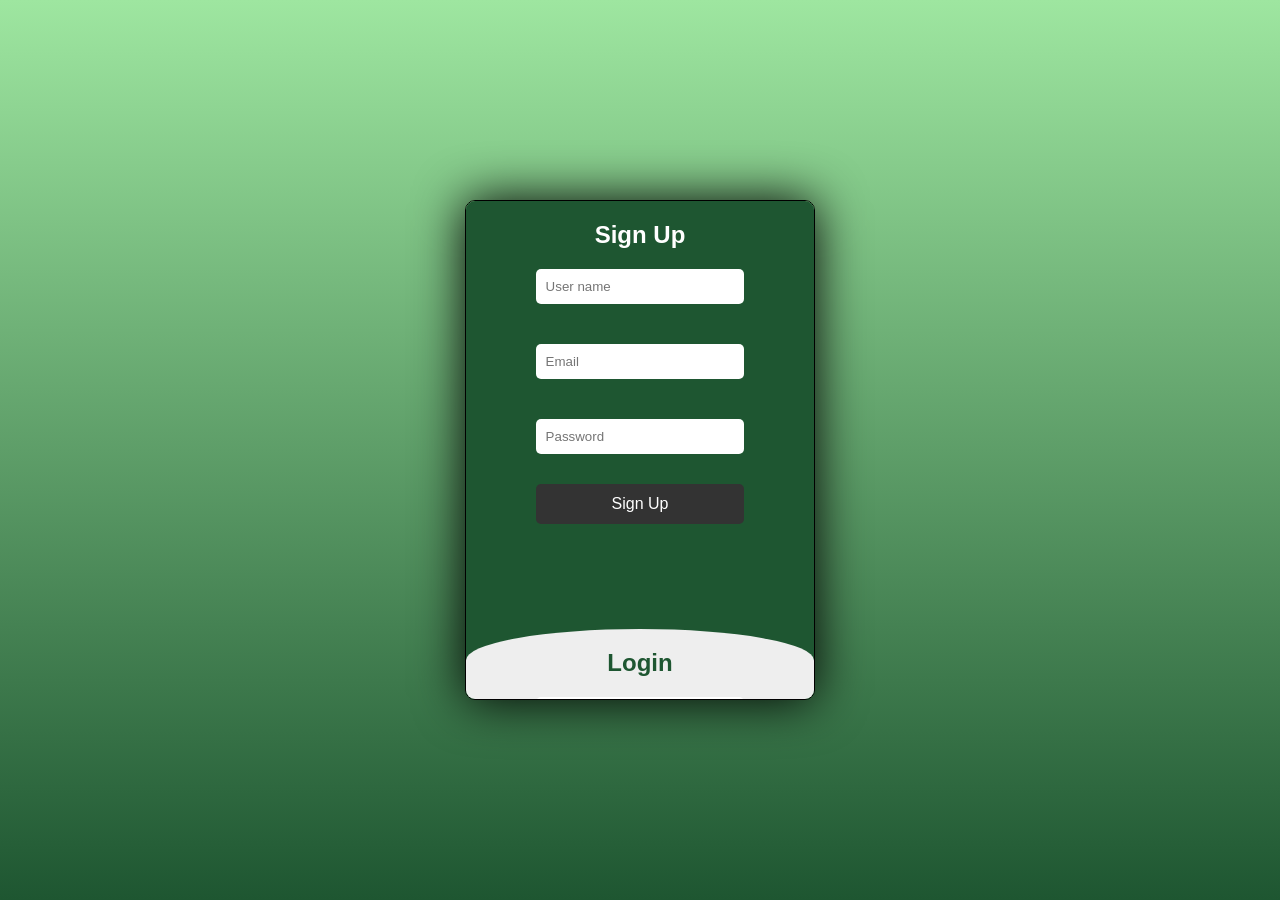
<file: index.html>
<html lang="en">

<head>
    <meta charset="UTF-8">
    <meta name="viewport" content="width=device-width, initial-scale=1.0">
    <title>Document</title>
    <style>
        *{
            margin: 0px;
            padding: 0px;
            box-sizing: border-box;
            /* outline: 2px solid red; */
        }
        body {
            position: relative;
            height: 100vh;
            background: linear-gradient(
              #9ee6a0  , #1e5631 
        ) ;
     
        }

        .about-hero {
           
            height: 300px;
            display: flex;
            align-items: center;
            justify-content: center;
            color: white;
            text-align: center;
        }

        .about-hero h1 {
            cursor: text;
            font-size: 88px;
            margin-bottom: 155px;
            text-shadow: 1px 17px 20px rgba(0,0,0,0.6);
        }
        main{
            top: 50%;
            left: 50%;
            transform: translate(-50%, -50%);
            position: absolute;
            width: 350px;
            height: 500px;
            border: 1px solid black;
            border-radius: 10px;
            box-shadow: 0px 0px 50px black;
            /* padding: 10px; */
            overflow: hidden;
        }

        .Signup{
            background-color: #1e5631;
            width: 100%;
            height: 100%;
            /* transition: transform s; */
        }
        /* .Signup h1:hover{
            transform: scale(0.5);
            transition: transform 1s;
            
        } */
        form{
            text-align: center;
        }
        h1{
            font-family: Arial, Helvetica, sans-serif;
            color: white;
            padding-top: 20px;
            /* margin: 15px; */
            cursor: pointer;
        }
        input{
            width: 60%;
            padding: 10px;
            /* height: 40px; */
            margin: 20px auto;
            outline: none;
            border: none;
            border-radius: 5px;
        }
        button{
            width: 60%;
            height: 40px;
            border-radius: 5px;
            outline: none;
            border: none;
            font-size: 16px;
            margin: 10px auto;
            cursor: pointer;
            background-color: #333;
            color: white;
        }
        button:hover{
            transform: scale(1.02);
        }

        .login{
            height: 480px;
            background-color: #eee;
            transform: translateY(-70px);
            border-radius: 250px / 45px;
            transition: transform 1s;
        }
        .login h1{
            color: #1e5631;
            padding-top:20px ;
        }
        .login:hover{
            transform: translateY(-450px);
        }
        .password , .password1{
            /* display: none; */
            -webkit-text-security: disc;
            /* -webkit-text-security: none; */
        }
    </style>
</head>

<body>

    <main>
        <section>
           
        </section>
        <section class="Signup">
            <form action="">

                <h1>Sign Up</h1>
                <input required placeholder="User name" type="text" class="username">
                <input required placeholder="Email" type="text" class="email">
                <input required placeholder="Password" type="text" class="password" >
                <button type="submit" id="signup" class="signupbtn">Sign Up</button>
               
            </form>
        </section>
        <section class="login">
            <form action="">
                <h1>Login</h1>
                <input required placeholder="User name" type="text" class="username1">
                <!-- <input required placeholder="Email" type="text"> -->
                <input required placeholder="Password" type="text" class="password1" inputmode="hidden">
                <button type="submit" id="login">Login</button>

            </form>
        </section>
    </main>

     <script type="text/javascript">
                    const username = document.getElementsByClassName("username")[0];
                    const email = document.getElementsByClassName("email")[0];
                    const password = document.getElementsByClassName("password")[0];
                    document.getElementById("signup").onclick = function () {
                        if (username.value === "" ) {
                            alert("Please enter the details");
                            username.focus();
                            return false;
                        }if ( email.value === "") {
                            alert("Please enter your email");
                            email.focus();
                            return false;
                        } 
                         if (password.value === "") {
                            alert("Please enter your password");
                            password.focus();
                            return false;
                        } 
                            alert("Welcome " + username.value);
                            
                            location.href = "home.html";
                            return false;
                        
                       
                    }
                    const username1 = document.getElementsByClassName("username1")[0];
                    const password1 = document.getElementsByClassName("password1")[0];
                    document.getElementById("login").onclick = function () {
                        if (username1.value === "" ) {
                            alert("Please enter the username");
                            username1.focus();
                            return false;
                        }
                         if (password1.value === "") {
                            alert("Please enter your password");
                            password1.focus();
                            return false;
                        } 
                            alert("Welcome " + username1.value);
                            
                            location.href = "home.html";
                            return false;
                    }

                </script>
</body>

</html>
</file>
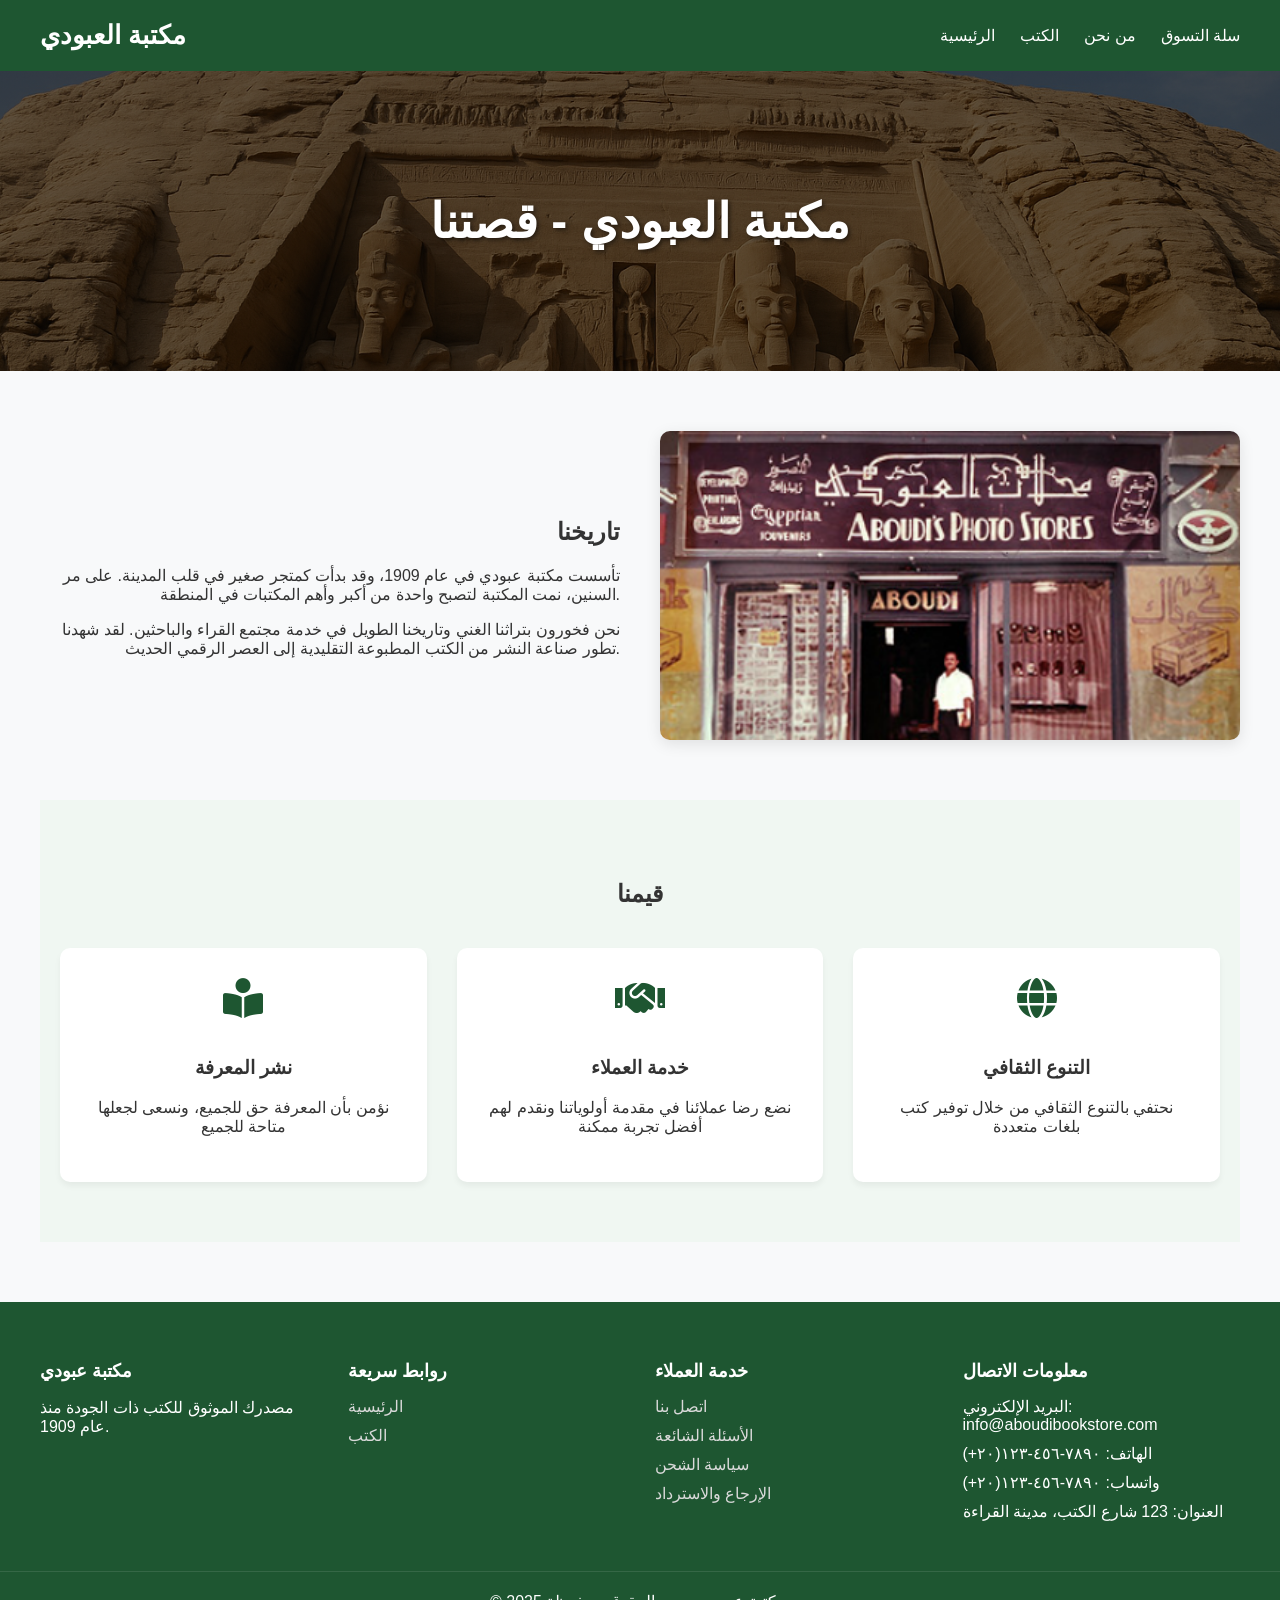
<file: aboutUs.html>
<!DOCTYPE html>
<html lang="en" dir="ltr">

<head>
    <meta charset="UTF-8">
    <meta name="viewport" content="width=device-width, initial-scale=1">
    <title>مكتبة عبودي - من نحن</title>
    <style>
        body {
            font-family: 'Segoe UI', Tahoma, Geneva, Verdana, sans-serif;
            background-color: #f8f9fa;
            margin: 0;
            color: #333;
        }

        /* Reusing your existing header and footer styles */
        header {
            background-color: #1e5631;
            color: white;
            padding: 20px 0;
            box-shadow: 0 2px 5px rgba(0, 0, 0, 0.1);
        }

        .header-container {
            display: flex;
            justify-content: space-between;
            align-items: center;
            max-width: 1200px;
            margin: 0 auto;
            padding: 0 20px;
        }

        .logo {
            font-size: 26px;
            font-weight: bold;
        }

        .nav-menu {
            display: flex;
            gap: 25px;
        }

        .nav-menu a {
            color: white;
            text-decoration: none;
            font-weight: 500;
            transition: color 0.3s;
        }

        .nav-menu a:hover {
            color: #9ee6a0;
            text-decoration: underline;
            text-underline-offset: 5px;
        }

        /* About Us specific styles */
        .about-hero {
            background: linear-gradient(rgba(0, 0, 0, 0.6), rgba(0, 0, 0, 0.6)),
                url("Images/history.png") center/cover;
                background-attachment:fixed;
            height: 300px;
            display: flex;
            align-items: center;
            justify-content: center;
            color: white;
            text-align: center;
        }

        .about-hero h1 {
            font-size: 48px;
            margin: 0;
            text-shadow: 2px 2px 4px rgba(0, 0, 0, 0.5);
        }

        .about-content {
            max-width: 1200px;
            margin: 60px auto;
            padding: 0 20px;
        }

        .history-section {
            display: grid;
            grid-template-columns: 1fr 1fr;
            gap: 40px;
            margin-bottom: 60px;
            align-items: center;
        }

        .history-text {
            text-align: right;
        }

        .history-image {
            border-radius: 10px;
            overflow: hidden;
            box-shadow: 0 4px 15px rgba(0, 0, 0, 0.1);
        }

        .history-image img {
            width: 100%;
            height: auto;
            display: block;
        }

        .values-section {
            background-color: #f0f7f2;
            padding: 60px 0;
            margin: 60px 0;
        }

        .values-grid {
            display: grid;
            grid-template-columns: repeat(3, 1fr);
            gap: 30px;
            max-width: 1200px;
            margin: 0 auto;
            padding: 0 20px;
        }

        .value-card {
            background: white;
            padding: 30px;
            border-radius: 10px;
            text-align: center;
            box-shadow: 0 4px 6px rgba(0, 0, 0, 0.05);
            transition: transform 0.3s ease;
        }

        .value-card:hover {
            transform: translateY(-5px);
        }

        .value-card i {
            font-size: 40px;
            color: #1e5631;
            margin-bottom: 20px;
        }

        .team-section {
            text-align: center;
            margin: 60px auto;
        }

        .team-grid {
            display: grid;
            grid-template-columns: repeat(4, 1fr);
            gap: 30px;
            margin-top: 40px;
        }

        .team-member {
            text-align: center;
        }

        .team-member img {
            width: 200px;
            height: 200px;
            border-radius: 50%;
            margin-bottom: 20px;
            object-fit: cover;
        }

        /* Reusing your existing footer styles */
        .footer {
            background-color: #1e5631;
            color: white;
            padding: 40px 0 20px;
        }

        .footer-container {
            max-width: 1200px;
            margin: 0 auto;
            padding: 0 20px;
            display: grid;
            grid-template-columns: repeat(auto-fit, minmax(200px, 1fr));
            gap: 30px;
        }

        .footer h3 {
            margin-bottom: 15px;
            font-size: 18px;
        }

        .footer ul {
            list-style: none;
            padding: 0;
            margin: 0;
        }

        .footer li {
            margin-bottom: 10px;
        }

        .footer a {
            color: #d9d9d9;
            text-decoration: none;
        }

        .footer a:hover {
            color: white;
        }

        .copyright {
            text-align: center;
            margin-top: 40px;
            padding-top: 20px;
            border-top: 1px solid rgba(255, 255, 255, 0.1);
        }

        @media (max-width: 768px) {
            .history-section {
                grid-template-columns: 1fr;
            }

            .values-grid {
                grid-template-columns: 1fr;
            }

            .team-grid {
                grid-template-columns: repeat(2, 1fr);
            }
        }
    </style>
    <link rel="stylesheet" href="https://cdnjs.cloudflare.com/ajax/libs/font-awesome/6.0.0/css/all.min.css">
</head>

<body>
    <header>
        <div class="header-container">
          <div class="logo">مكتبة العبودي</div>
          <nav class="nav-menu">
            <a href="home.html">الرئيسية</a>
            <a href="books.html">الكتب</a>
            <!-- <a href="books.html">التصنيفات</a> -->
            <a href="aboutUs.html">من نحن</a>
            <!-- <a href="login.html">تسجيل الدخول</a> -->
            <a href="cart.html">سلة التسوق</a>
          </nav>
        </div>
      </header>

    <div class="about-hero">
        <h1>مكتبة العبودي - قصتنا</h1>
    </div>

    <div class="about-content">
        <div class="history-section">
            <div class="history-text">
                <h2>تاريخنا</h2>
                <p>تأسست مكتبة عبودي في عام 1909، وقد بدأت كمتجر صغير في قلب المدينة. على مر السنين، نمت المكتبة لتصبح
                    واحدة من أكبر وأهم المكتبات في المنطقة.</p>
                <p>نحن فخورون بتراثنا الغني وتاريخنا الطويل في خدمة مجتمع القراء والباحثين. لقد شهدنا تطور صناعة النشر
                    من الكتب المطبوعة التقليدية إلى العصر الرقمي الحديث.</p>
            </div>
            <div class="history-image">
                <img href="images/slides/bnr.jpg" src="Images/Screenshot 2025-04-29 040343.png"
                    alt="صورة المكتبة القديمة">
            </div>
        </div>

        <div class="values-section">
            <h2 style="text-align: center; margin-bottom: 40px;">قيمنا</h2>
            <div class="values-grid">
                <div class="value-card">
                    <i class="fas fa-book-reader"></i>
                    <h3>نشر المعرفة</h3>
                    <p>نؤمن بأن المعرفة حق للجميع، ونسعى لجعلها متاحة للجميع</p>
                </div>
                <div class="value-card">
                    <i class="fas fa-handshake"></i>
                    <h3>خدمة العملاء</h3>
                    <p>نضع رضا عملائنا في مقدمة أولوياتنا ونقدم لهم أفضل تجربة ممكنة</p>
                </div>
                <div class="value-card">
                    <i class="fas fa-globe"></i>
                    <h3>التنوع الثقافي</h3>
                    <p>نحتفي بالتنوع الثقافي من خلال توفير كتب بلغات متعددة</p>
                </div>
            </div>
        </div>

        <!-- <div class="team-section">
            <h2>فريقنا</h2>
            <div class="team-grid">
                <div class="team-member">
                    <img src="Images/team-member-1.jpg" alt="عضو الفريق">
                    <h3>أحمد محمد</h3>
                    <p>المدير التنفيذي</p>
                </div>
                <div class="team-member">
                    <img src="Images/team-member-2.jpg" alt="عضو الفريق">
                    <h3>سارة أحمد</h3>
                    <p>مديرة المبيعات</p>
                </div>
                <div class="team-member">
                    <img src="Images/team-member-3.jpg" alt="عضو الفريق">
                    <h3>محمد علي</h3>
                    <p>مدير المشتريات</p>
                </div>
                <div class="team-member">
                    <img src="Images/team-member-4.jpg" alt="عضو الفريق">
                    <h3>نور حسن</h3>
                    <p>مديرة خدمة العملاء</p>
                </div>
            </div>
        </div> -->
    </div>

    <footer class="footer">
        <div class="footer-container">
            <div>
                <h3>مكتبة عبودي</h3>
                <p>مصدرك الموثوق للكتب ذات الجودة منذ عام 1909.</p>
            </div>

            <div>
                <h3>روابط سريعة</h3>
                <ul>
                    <li><a href="home.html">الرئيسية</a></li>
                    <li><a href="books.html">الكتب</a></li>
                    <!-- <li><a href="book-details.html">الإصدارات الجديدة</a></li> -->
                    <!-- <li><a href="book-details.html">الأكثر مبيعاً</a></li> -->
                </ul>
            </div>

            <div>
                <h3>خدمة العملاء</h3>
                <ul>
                    <li><a href="aboutUs.html">اتصل بنا</a></li>
                    <li><a href="faq.html">الأسئلة الشائعة</a></li>
                    <li><a href="policy.html">سياسة الشحن</a></li>
                    <li><a href="returns.html">الإرجاع والاسترداد</a></li>
                </ul>
            </div>

            <div>
                <h3>معلومات الاتصال</h3>
                <ul>
                    <li>البريد الإلكتروني: info@aboudibookstore.com</li>
                    <li>الهاتف: ٧٨٩٠-٤٥٦-١٢٣(٢٠+)</li>
                    <li>واتساب: ٧٨٩٠-٤٥٦-١٢٣(٢٠+)</li>
                    <li>العنوان: 123 شارع الكتب، مدينة القراءة</li>
                </ul>
            </div>
        </div>

        <div class="copyright">
            © 2025 مكتبة عبودي. جميع الحقوق محفوظة.
        </div>
    </footer>
</body>

</html>
</file>
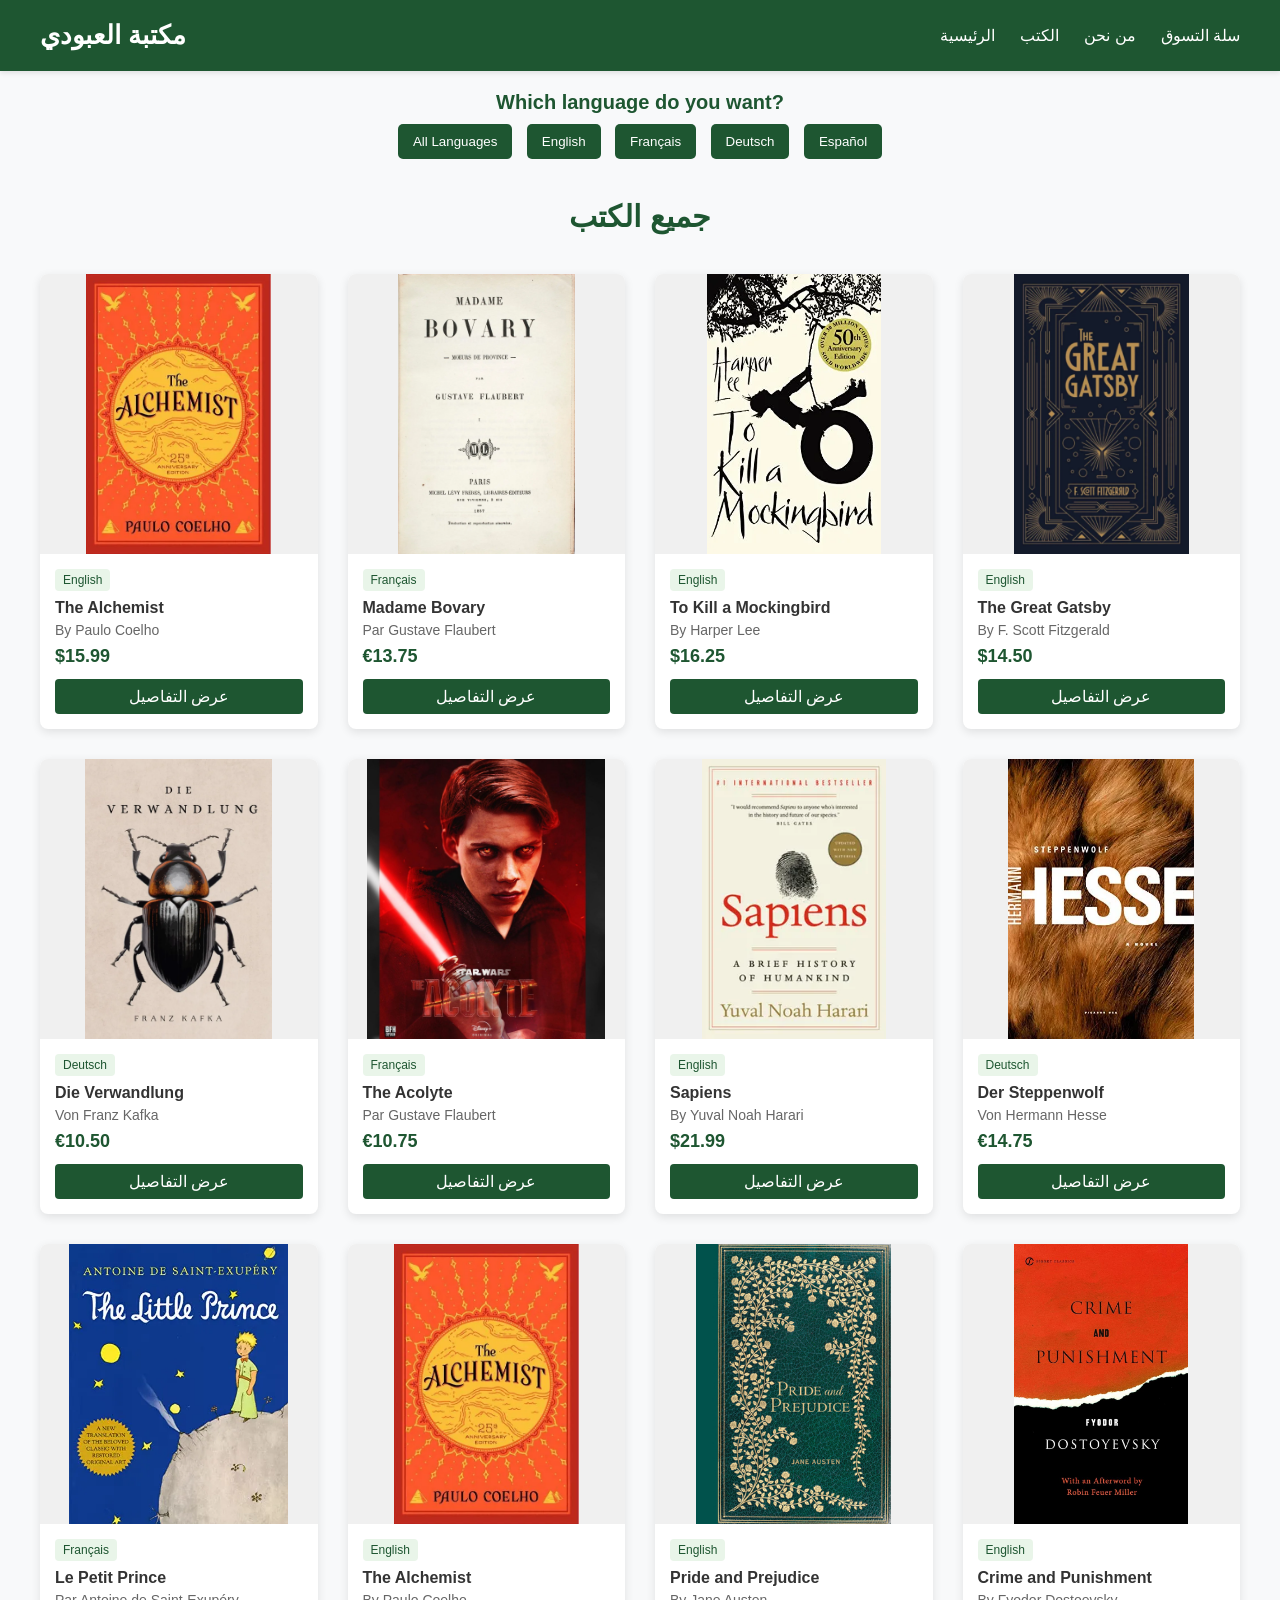
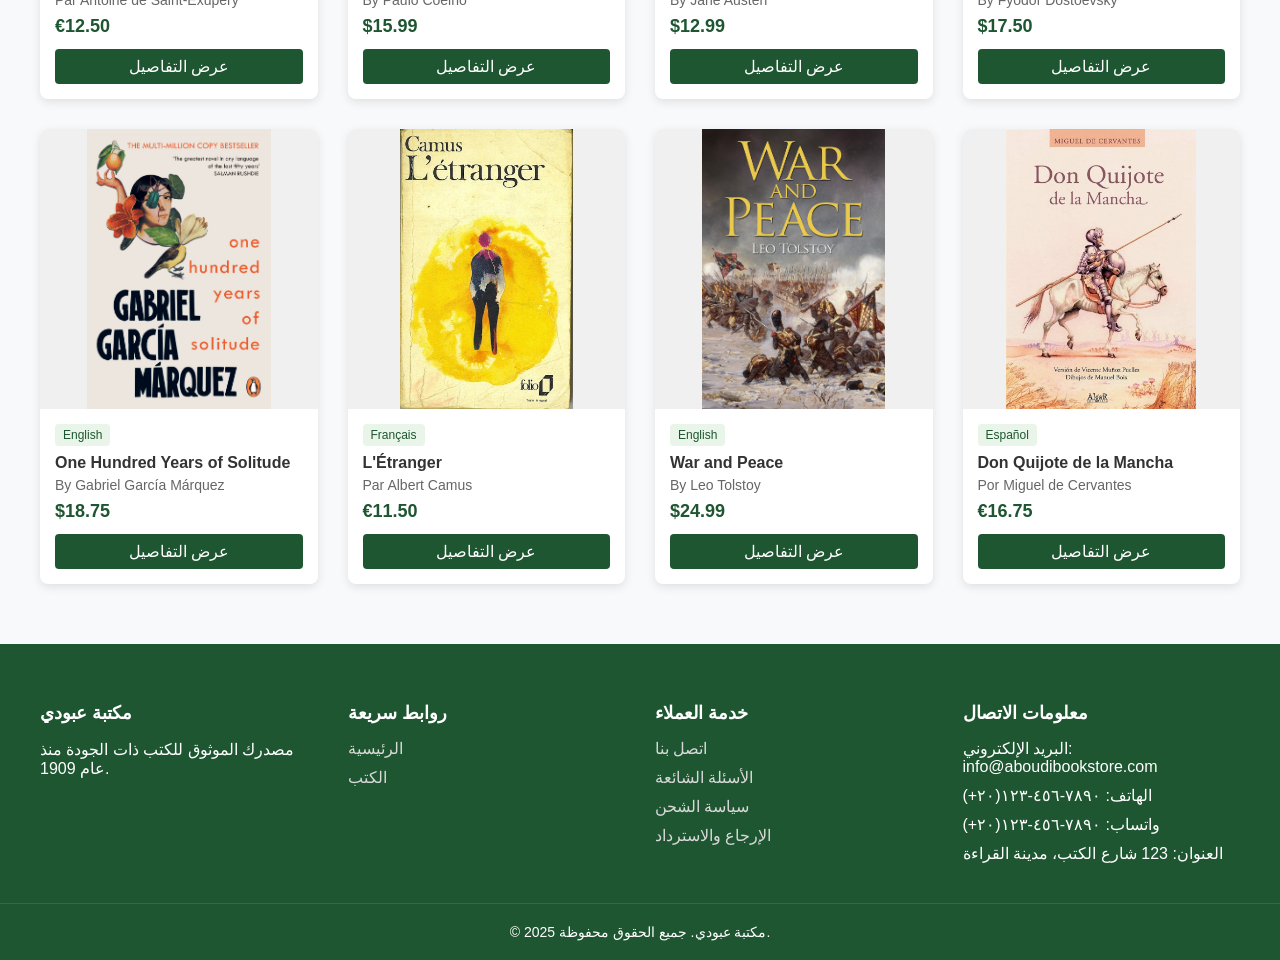
<file: books.html>
<!DOCTYPE html>
<html lang="en" dir="ltr">

<head>
  <meta charset="UTF-8">
  <meta name="viewport" content="width=device-width, initial-scale=1">
  <title>مكتبة عبودي - الكتب</title>
  <style>
    body {
      font-family: 'Segoe UI', Tahoma, Geneva, Verdana, sans-serif;
      background-color: #f8f9fa;
      margin: 0;
      color: #333;
    }

    /* Header Styles */
    header {
      background-color: #1e5631;
      color: white;
      padding: 20px 0;
      box-shadow: 0 2px 5px rgba(0, 0, 0, 0.1);
    }

    .header-container {
      display: flex;
      justify-content: space-between;
      align-items: center;
      max-width: 1200px;
      margin: 0 auto;
      padding: 0 20px;
    }

    .logo {
      font-size: 26px;
      font-weight: bold;
    }

    .nav-menu {
      display: flex;
      gap: 25px;
    }

    .nav-menu a {
      color: white;
      text-decoration: none;
      font-weight: 500;
      transition: color 0.3s;
    }

    .nav-menu a:hover {
      color: #9ee6a0;
      text-decoration: underline;
      text-underline-offset: 5px;
    }

    /* Main Content Styles */
    .main-content {
      max-width: 1200px;
      margin: 40px auto;
      padding: 0 20px;
    }

    .section-heading {
      text-align: center;
      margin-bottom: 40px;
      font-size: 30px;
      color: #1e5631;
    }

    .books-grid {
      display: grid;
      grid-template-columns: repeat(auto-fill, minmax(220px, 1fr));
      gap: 30px;
      margin-bottom: 60px;
    }

    .book-card {
      background: white;
      border-radius: 8px;
      overflow: hidden;
      box-shadow: 0 3px 10px rgba(0, 0, 0, 0.1);
      transition: transform 0.3s;
      cursor: pointer;
    }

    .book-card:hover {
      transform: translateY(-5px);
    }

    .book-image {
      height: 280px;
      overflow: hidden;
      background-color: #f0f0f0;
      display: flex;
      align-items: center;
      justify-content: center;
    }

    .book-image img {
      max-width: 100%;
      max-height: 100%;
      object-fit: cover;
    }

    .book-details {
      padding: 15px;
    }

    .language-tag {
      display: inline-block;
      padding: 4px 8px;
      background-color: #e9f5e9;
      color: #1e5631;
      border-radius: 4px;
      font-size: 12px;
      margin-bottom: 8px;
    }

    .book-title {
      font-weight: 600;
      margin-bottom: 5px;
      font-size: 16px;
    }

    .book-author {
      color: #666;
      font-size: 14px;
      margin-bottom: 8px;
    }

    .book-price {
      color: #1e5631;
      font-weight: 600;
      font-size: 18px;
      margin-bottom: 12px;
    }

    .btn {
      display: inline-block;
      padding: 8px 16px;
      background-color: #1e5631;
      color: white;
      text-decoration: none;
      border-radius: 4px;
      transition: background-color 0.3s;
      text-align: center;
      width: 100%;
      box-sizing: border-box;
    }

    .btn:hover {
      background-color: #173f25;
    }

    .footer {
            background-color: #1e5631;
            color: white;
            padding: 40px 0 20px;
        }

        .footer-container {
            max-width: 1200px;
            margin: 0 auto;
            padding: 0 20px;
            display: grid;
            grid-template-columns: repeat(auto-fit, minmax(200px, 1fr));
            gap: 30px;
        }

        .footer h3 {
            margin-bottom: 15px;
            font-size: 18px;
        }

        .footer ul {
            list-style: none;
            padding: 0;
            margin: 0;
        }

        .footer li {
            margin-bottom: 10px;
        }

        .footer a {
            color: #d9d9d9;
            text-decoration: none;
        }

        .footer a:hover {
            color: white;
        }

        .copyright {
            text-align: center;
            margin-top: 30px;
            padding-top: 20px;
            border-top: 1px solid rgba(255, 255, 255, 0.1);
            font-size: 14px;
        }

    /* Responsive Design */
    @media (max-width: 768px) {
      .header-container {
        flex-direction: column;
        text-align: center;
      }

      .nav-menu {
        margin-top: 20px;
        flex-wrap: wrap;
        justify-content: center;
      }

      .books-grid {
        grid-template-columns: repeat(auto-fill, minmax(160px, 1fr));
        gap: 20px;
      }

      .book-image {
        height: 220px;
      }

      .footer-container {
        grid-template-columns: 1fr;
        text-align: center;
      }
    }

    @media (max-width: 480px) {
      .nav-menu {
        gap: 15px;
      }

      .books-grid {
        grid-template-columns: repeat(auto-fill, minmax(140px, 1fr));
        gap: 15px;
      }

      .book-image {
        height: 180px;
      }

      .book-details {
        padding: 10px;
      }

      .book-title {
        font-size: 14px;
      }

      .book-author {
        font-size: 12px;
      }

      .book-price {
        font-size: 16px;
      }
    }

    .language-filter {
      text-align: center;
      margin-bottom: 20px;
      h3 {
        margin-bottom: 10px;
        font-size: 20px;
        color: #1e5631;
      }
      button {
        margin: 0 5px;
        padding: 10px 15px;
        background-color: #1e5631;
        color: white;
        border: none;
        border-radius: 5px;
        cursor: pointer;
        transition: background-color 0.3s;
      }
      button:hover {
        background-color: #173f25;
      }
    }

   
  </style>
</head>

<body>
  <header>
    <div class="header-container">
      <div class="logo">مكتبة العبودي</div>
      <nav class="nav-menu">
        <a href="home.html">الرئيسية</a>
        <a href="books.html">الكتب</a>
        <!-- <a href="books.html">التصنيفات</a> -->
        <a href="aboutUs.html">من نحن</a>
        <!-- <a href="login.html">تسجيل الدخول</a> -->
        <a href="cart.html">سلة التسوق</a>
      </nav>
    </div>
  </header>

  <div class="language-filter">
    <h3>Which language do you want?</h3>
    <div class="filter-buttons">
      <button class="filter-btn active" data-language="all">All Languages</button>
      <button class="filter-btn" data-language="English">English</button>
      <button class="filter-btn" data-language="Français">Français</button>
      <button class="filter-btn" data-language="Deutsch">Deutsch</button>
      <button class="filter-btn" data-language="Español">Español</button>
    </div>
  </div>

  <main class="main-content">
    <h2 class="section-heading">جميع الكتب</h2>
    <div class="books-grid">
      

      <div class="book-card">
        <div class="book-image">
          <img src="books/518qiLwlQ0L.webp" alt="غلاف الكتاب">
        </div>
        <div class="book-details">
          <div class="language-tag">English</div>
          <div class="book-title">The Alchemist</div>
          <div class="book-author">By Paulo Coelho</div>
          <div class="book-price">$15.99</div>
          <div class="book-description" style="display: none;">The Alchemist is a novel by Paulo Coelho that tells the
            story of an</div>
          <a href="book-details.html" class="btn">عرض التفاصيل</a>
        </div>
      </div>

      
      <div class="book-card">
        <div class="book-image">
          <img src="books/Madame_Bovary_1857_(hi-res).webp" alt="غلاف الكتاب">
        </div>
        <div class="book-details">
          <div class="language-tag">Français</div>
          <div class="book-title">Madame Bovary</div>
          <div class="book-author">Par Gustave Flaubert</div>
          <div class="book-price">€13.75</div>
          <div class="book-description" style="display: none;">a doctor's wife who becomes disillusioned with her
            provincial life</div>
          <a href="book-details.html" class="btn">عرض التفاصيل</a>
        </div>
      </div>

      <div class="book-card">
        <div class="book-image">
          <img src="books/to kill.webp" alt="غلاف الكتاب">
        </div>
        <div class="book-details">
          <div class="language-tag">English</div>
          <div class="book-title">To Kill a Mockingbird</div>
          <div class="book-author">By Harper Lee</div>
          <div class="book-price">$16.25</div>
          <div class="book-description" style="display: none;">TTo Kill a Mockingbird is a 1960 Southern Gothic novel by
            American
            author Harper Lee. Set in the fictional town of Maycomb, Alabama, during the Great Depression,
            the story is narrated by Scout Finch, a six-year-old tomboy who lives with her</div>
          <a href="book-details.html" class="btn">عرض التفاصيل</a>
        </div>
      </div>

      <div class="book-card">
        <div class="book-image">
          <img src="books/great gatsby.webp" alt="غلاف الكتاب">
        </div>
        <div class="book-details">
          <div class="language-tag">English</div>
          <div class="book-title">The Great Gatsby</div>
          <div class="book-author">By F. Scott Fitzgerald</div>
          <div class="book-price">$14.50</div>
          <div class="book-description" style="display: none;">The Great Gatsby is a novel by American author F. Scott
            Fitzgerald,
            published in 1925. Set in the Jazz Age on Long Island, near New York City, the novel follows the
            first-person narrator Nick Carraway as he interacts with Jay Gatsby</div>
          <a href="book-details.html" class="btn">عرض التفاصيل</a>
        </div>
      </div>

      <div class="book-card">
        <div class="book-image">
          <img src="books/Die Verwandlung.webp" alt="غلاف الكتاب">
        </div>
        <div class="book-details">
          <div class="language-tag">Deutsch</div>
          <div class="book-title" id="book-title">Die Verwandlung</div>
          <div class="book-author" id="book-author">Von Franz Kafka</div>
          <div class="book-price">€10.50</div>
          <div class="book-description" style="display: none;">Die Verwandlung," also known as "The Metamorphosis," is a
            novella by
            Franz Kafka published in 1915</div>
          <a href="book-details.html" class="btn">عرض التفاصيل</a>
        </div>
        
      </div>

      <div class="book-card">
        <div class="book-image">
          <img src="Images/book3.jpg" alt="غلاف الكتاب">
        </div>
        <div class="book-details">
          <div class="language-tag">Français</div>
          <div class="book-title">The Acolyte</div>
          <div class="book-author">Par Gustave Flaubert</div>
          <div class="book-price">€10.75</div>
          <div class="book-description" style="display: none;">a doctor's wife who becomes disillusioned with her
            provincial life and
            seeks passion and luxury through extramarital affairs and excessive spending, leading to her
            downfall.</div>
          <a href="book-details.html" class="btn">عرض التفاصيل</a>
        </div>
      </div>

      <div class="book-card">
        <div class="book-image">
          <img src="books/sapiens.webp" alt="غلاف الكتاب">
        </div>
        <div class="book-details">
          <div class="language-tag">English</div>
          <div class="book-title">Sapiens</div>
          <div class="book-author">By Yuval Noah Harari</div>
          <div class="book-price">$21.99</div>
          <div class="book-description" style="display: none;">A Brief History of Humankind by Yuval Noah Harari is a
            book that
            explores the history and impact of Homo sapiens on the world.</div>
          <a href="book-details.html" class="btn">عرض التفاصيل</a>
        </div>
      </div>

      <div class="book-card">
        <div class="book-image">
          <img src="books/die.webp" alt="غلاف الكتاب">
        </div>
        <div class="book-details">
          <div class="language-tag">Deutsch</div>
          <div class="book-title">Der Steppenwolf</div>
          <div class="book-author">Von Hermann Hesse</div>
          <div class="book-price">€14.75</div>
          <div class="book-description" style="display: none;">a complex narrative that delves into the inner turmoil of
            its
            protagonist, Harry Haller, who identifies himself as a "wolf of the steppes," or Steppenwolf.
          </div>
          <a href="book-details.html" class="btn">عرض التفاصيل</a>
        </div>
      </div>

      <div class="book-card">
        <div class="book-image">
          <img src="books/Le Petit Prince.webp" alt="غلاف الكتاب">
        </div>
        <div class="book-details">
          <div class="language-tag">Français</div>
          <div class="book-title">Le Petit Prince</div>
          <div class="book-author">Par Antoine de Saint-Exupéry</div>
          <div class="book-price">€12.50</div>
          <div class="book-description" style="display: none;">a novella by Antoine de Saint-Exupéry that tells the
            story of a young</div>
          <a href="book-details.html" class="btn">عرض التفاصيل</a>
        </div>
      </div>
      <div class="book-card">
        <div class="book-image">
          <img src="books/518qiLwlQ0L.webp" alt="غلاف الكتاب">
        </div>
        <div class="book-details">
          <div class="language-tag">English</div>
          <div class="book-title">The Alchemist</div>
          <div class="book-author">By Paulo Coelho</div>
          <div class="book-price">$15.99</div>
          <div class="book-description" style="display: none;">The Alchemist is a novel by Paulo Coelho that tells the
            story of an</div>
          <a href="book-details.html" class="btn">عرض التفاصيل</a>
        </div>
      </div>

      
      <div class="book-card">
        <div class="book-image">
          <img src="books/Pride and Prejudice.jpg" alt="غلاف الكتاب">
        </div>
        <div class="book-details">
          <div class="language-tag">English</div>
          <div class="book-title">Pride and Prejudice</div>
          <div class="book-author">By Jane Austen</div>
          <div class="book-price">$12.99</div>
          <div class="book-description" style="display: none;">Pride and Prejudice is a romantic novel by Jane Austen,
            published in 1813. The story follows the main character Elizabeth Bennet as she deals with issues of
            manners, upbringing, morality, education, and marriage in the society of the landed gentry of early
            19th-century England.</div>
          <a href="book-details.html" class="btn">عرض التفاصيل</a>
        </div>
      </div>

      
      <div class="book-card">
        <div class="book-image">
          <img src="books/Crime and Punishment.jpg" alt="غلاف الكتاب">
        </div>
        <div class="book-details">
          <div class="language-tag">English</div>
          <div class="book-title">Crime and Punishment</div>
          <div class="book-author">By Fyodor Dostoevsky</div>
          <div class="book-price">$17.50</div>
          <div class="book-description" style="display: none;">Crime and Punishment focuses on the mental anguish and
            moral dilemmas of Rodion Raskolnikov, an impoverished ex-student in Saint Petersburg who formulates a plan
            to kill an unscrupulous pawnbroker for her money.</div>
          <a href="book-details.html" class="btn">عرض التفاصيل</a>
        </div>
      </div>

      
      <div class="book-card">
        <div class="book-image">
          <img src="books/One Hundred Years of Solitude.jpg" alt="غلاف الكتاب">
        </div>
        <div class="book-details">
          <div class="language-tag">English</div>
          <div class="book-title">One Hundred Years of Solitude</div>
          <div class="book-author">By Gabriel García Márquez</div>
          <div class="book-price">$18.75</div>
          <div class="book-description" style="display: none;">One Hundred Years of Solitude tells the story of the rise
            and fall of the mythical town of Macondo through the history of the Buendía family.</div>
          <a href="book-details.html" class="btn">عرض التفاصيل</a>
        </div>
      </div>

      
      <div class="book-card">
        <div class="book-image">
          <img src="books/L'Étranger.jpg" alt="غلاف الكتاب">
        </div>
        <div class="book-details">
          <div class="language-tag">Français</div>
          <div class="book-title">L'Étranger</div>
          <div class="book-author">Par Albert Camus</div>
          <div class="book-price">€11.50</div>
          <div class="book-description" style="display: none;">L'Étranger (The Stranger) follows the story of Meursault,
            an indifferent French Algerian who commits a murder and is sentenced to death with little concern for the
            consequences.</div>
          <a href="book-details.html" class="btn">عرض التفاصيل</a>
        </div>
      </div>

      
      <div class="book-card">
        <div class="book-image">
          <img src="books/War and Peace.jpg" alt="غلاف الكتاب">
        </div>
        <div class="book-details">
          <div class="language-tag">English</div>
          <div class="book-title">War and Peace</div>
          <div class="book-author">By Leo Tolstoy</div>
          <div class="book-price">$24.99</div>
          <div class="book-description" style="display: none;">War and Peace chronicles the history of the French
            invasion of Russia and the impact of the Napoleonic era on Tsarist society through the stories of five
            Russian aristocratic families.</div>
          <a href="book-details.html" class="btn">عرض التفاصيل</a>
        </div>
      </div>

      
      <div class="book-card">
        <div class="book-image">
          <img src="books/Don Quijote de la Mancha.jpg" alt="غلاف الكتاب">
        </div>
        <div class="book-details">
          <div class="language-tag">Español</div>
          <div class="book-title">Don Quijote de la Mancha</div>
          <div class="book-author">Por Miguel de Cervantes</div>
          <div class="book-price">€16.75</div>
          <div class="book-description" style="display: none;">Don Quijote de la Mancha cuenta la historia de un hidalgo
            que, enloquecido por la lectura de libros de caballerías, decide convertirse en caballero andante y salir en
            busca de aventuras.</div>
          <a href="book-details.html" class="btn">عرض التفاصيل</a>
        </div>
      </div>

  </main>

  <footer class="footer">
    <div class="footer-container">
        <div>
            <h3>مكتبة عبودي</h3>
            <p>مصدرك الموثوق للكتب ذات الجودة منذ عام 1909.</p>
        </div>

        <div>
            <h3>روابط سريعة</h3>
            <ul>
                <li><a href="home.html">الرئيسية</a></li>
                <li><a href="books.html">الكتب</a></li>
                <!-- <li><a href="book-details.html">الإصدارات الجديدة</a></li> -->
                <!-- <li><a href="book-details.html">الأكثر مبيعاً</a></li> -->
            </ul>
        </div>

        <div>
            <h3>خدمة العملاء</h3>
            <ul>
                <li><a href="aboutUs.html">اتصل بنا</a></li>
                <li><a href="faq.html">الأسئلة الشائعة</a></li>
                <li><a href="policy.html">سياسة الشحن</a></li>
                <li><a href="returns.html">الإرجاع والاسترداد</a></li>
            </ul>
        </div>

        <div>
            <h3>معلومات الاتصال</h3>
            <ul>
                <li>البريد الإلكتروني: info@aboudibookstore.com</li>
                <li>الهاتف: ٧٨٩٠-٤٥٦-١٢٣(٢٠+)</li>
                <li>واتساب: ٧٨٩٠-٤٥٦-١٢٣(٢٠+)</li>
                <li>العنوان: 123 شارع الكتب، مدينة القراءة</li>
            </ul>
        </div>
    </div>

    <div class="copyright">
        © 2025 مكتبة عبودي. جميع الحقوق محفوظة.
    </div>
</footer>

  <script>
    // Book click handler for details page navigation
    document.querySelectorAll('.book-card').forEach(card => {
      card.addEventListener('click', function () {
        const bookImg = this.querySelector('.book-image img').src;
        const bookTitle = this.querySelector('.book-title').textContent;
        const bookAuthor = this.querySelector('.book-author').textContent;
        const bookPrice = this.querySelector('.book-price').textContent;
        const bookDescription = this.querySelector('.book-description').textContent;

        localStorage.setItem('selectedBookImg', bookImg);
        localStorage.setItem('selectedBookTitle', bookTitle);
        localStorage.setItem('selectedBookAuthor', bookAuthor);
        localStorage.setItem('selectedBookPrice', bookPrice);
        localStorage.setItem('selectedBookDescription', bookDescription);

        window.location.href = 'book-details.html';
      });
    });

    // Language filter functionality
    const filterButtons = document.querySelectorAll('.filter-btn');
    const bookCards = document.querySelectorAll('.book-card');

    filterButtons.forEach(button => {
      button.addEventListener('click', function () {
        // Remove active class from all buttons
        filterButtons.forEach(btn => btn.classList.remove('active'));

        // Add active class to clicked button
        this.classList.add('active');

        const selectedLanguage = this.getAttribute('data-language');

        
        bookCards.forEach(card => {
          const bookLanguageTag = card.querySelector('.language-tag');
          if (!bookLanguageTag) return; 

          const bookLanguage = bookLanguageTag.textContent.trim();

          if (selectedLanguage === 'all') {
            // Show all books
            card.style.display = 'block';
          } else {
            // Show/hide based on language match
            card.style.display = bookLanguage === selectedLanguage ? 'block' : 'none';
          }
        });
      });
    });

    // Initialize with all books visible
    document.querySelector('.filter-btn[data-language="all"]').classList.add('active');
  </script>
</body>

</html>
</file>
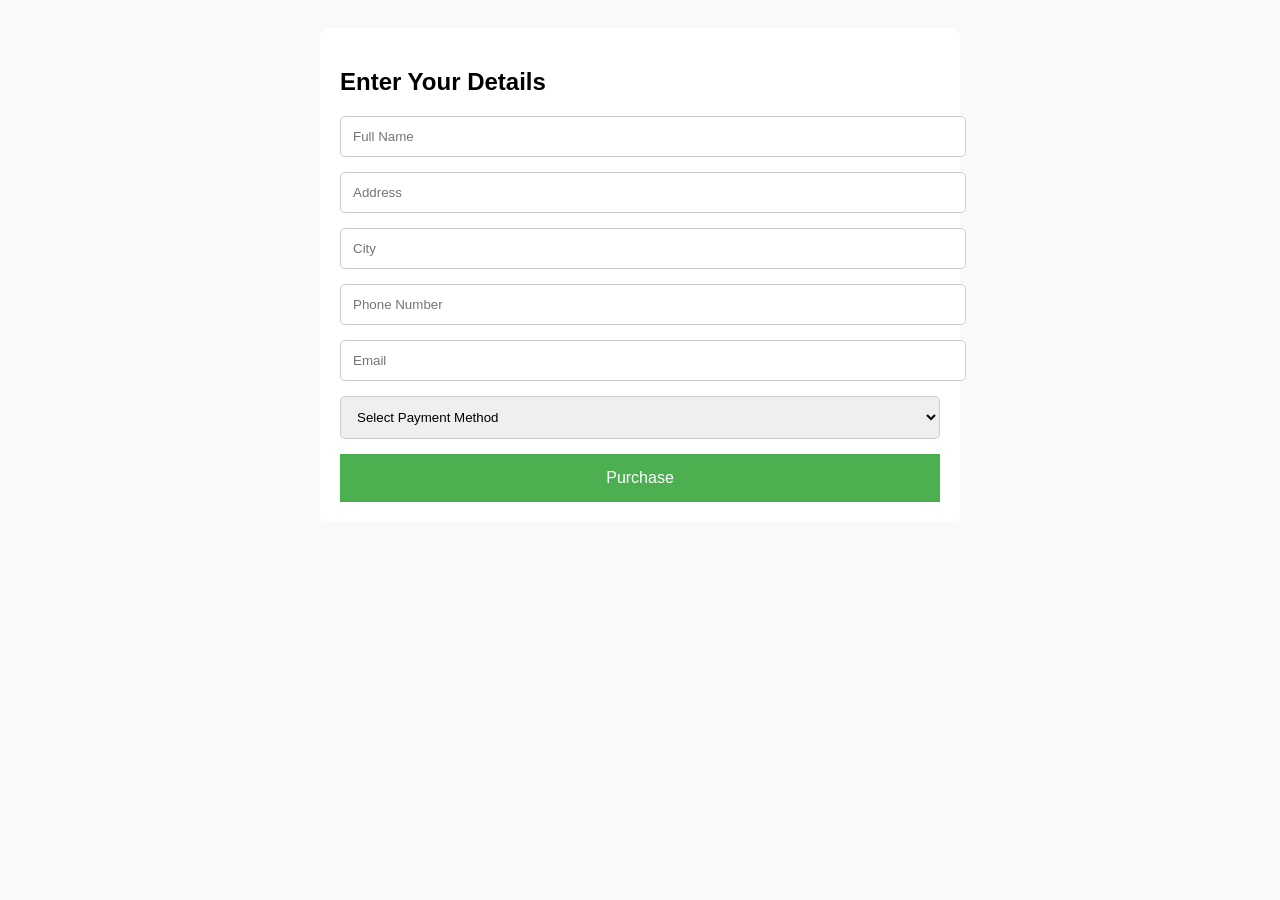
<file: checkout.html>
<!DOCTYPE html>
<html lang="en">
<head>
  <meta charset="UTF-8"/>
  <meta name="viewport" content="width=device-width, initial-scale=1.0"/>
  <title>Checkout</title>
  <style>
    body { font-family: Arial; background-color: #f9f9f9; padding: 20px; }
    .form-box { background: white; padding: 20px; max-width: 600px; margin: auto; border-radius: 8px; }
    input, select { width: 100%; padding: 12px; margin-bottom: 15px; border: 1px solid #ccc; border-radius: 5px; }
    .checkout-btn { width: 100%; padding: 15px; background-color: #4CAF50; color: white; border: none; font-size: 16px; }
  </style>
</head>
<body>
  <div class="form-box">
    <h2>Enter Your Details</h2>
    <form>
      <input type="text" placeholder="Full Name" required />
      <input type="text" placeholder="Address" required />
      <input type="text" placeholder="City" required />
      <input type="text" placeholder="Phone Number" required />
      <input type="email" placeholder="Email" required />
      <select required>
        <option value="">Select Payment Method</option>
        <option>Visa</option>
        <option>InstaPay</option>
        <option>Cash on Delivery</option>
      </select>
      <button class="checkout-btn" type="submit" formaction="thankyou.html">Purchase</button>
    </form>
  </div>
</body>
</html>
</file>
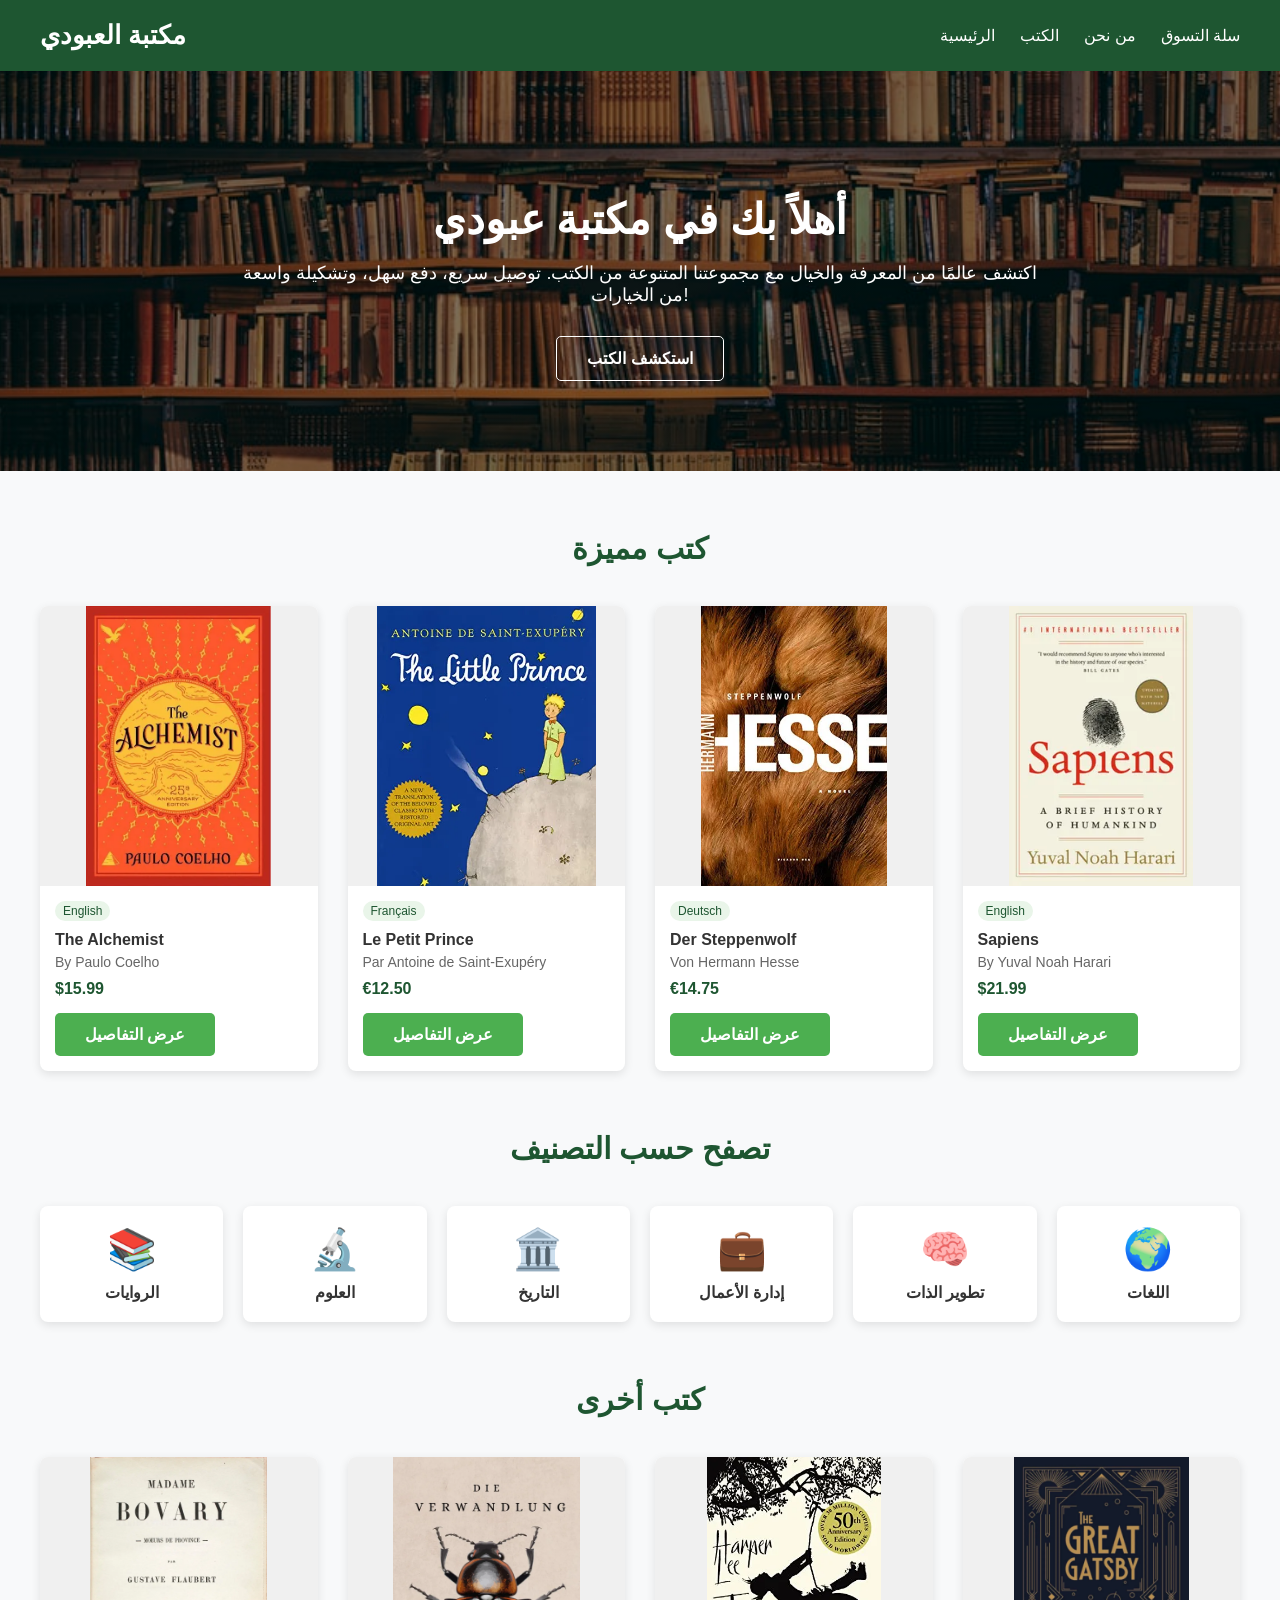
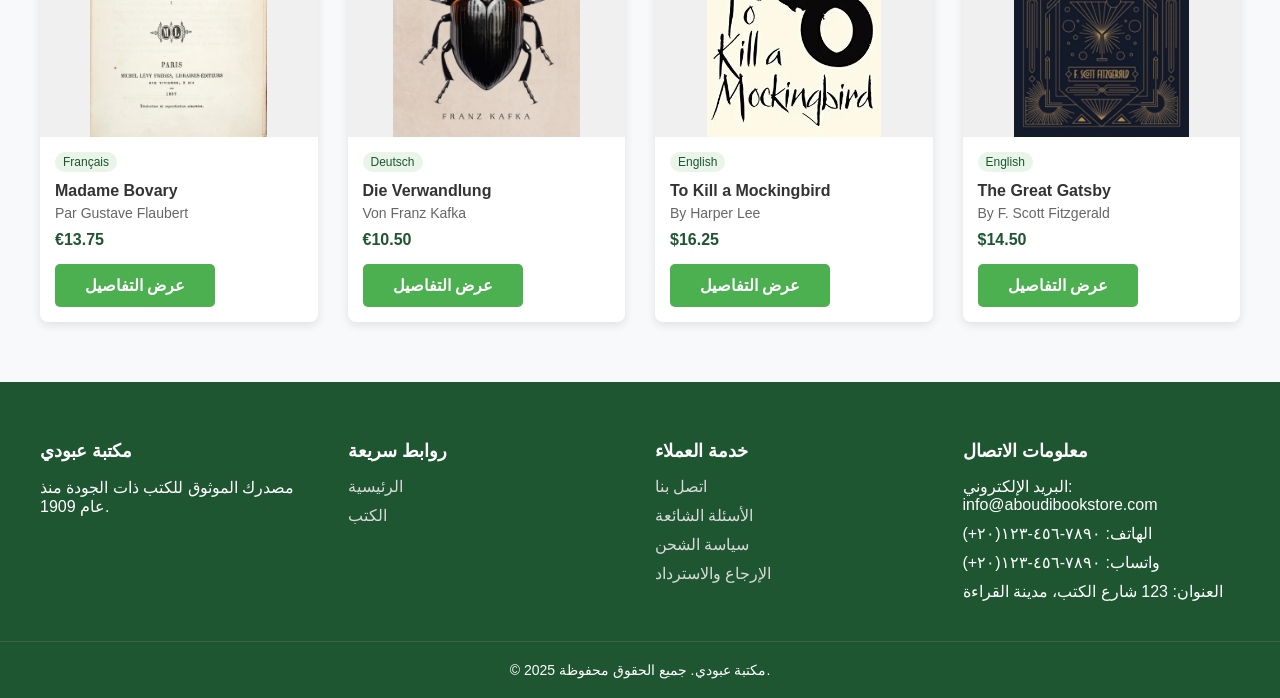
<file: home.html>
<!DOCTYPE html>
<html lang="en" dir="ltr">

<head>
    <meta charset="UTF-8">
    <meta name="viewport" content="width=device-width, initial-scale=1">
    <title>مكتبة عبودي - الصفحة الرئيسية</title>
    <style>
        body {
            font-family: 'Segoe UI', Tahoma, Geneva, Verdana, sans-serif;
            background-color: #f8f9fa;
            margin: 0;
            color: #333;
        }

        header {
            background-color: #1e5631;
            color: white;
            padding: 20px 0;
            box-shadow: 0 2px 5px rgba(0, 0, 0, 0.1);
        }

        .header-container {
            display: flex;
            justify-content: space-between;
            align-items: center;
            max-width: 1200px;
            margin: 0 auto;
            padding: 0 20px;
        }

        .logo {
            font-size: 26px;
            font-weight: bold;
        }

        .nav-menu {
            display: flex;
            gap: 25px;
        }

        .nav-menu a {
            color: white;
            text-decoration: none;
            font-weight: 500;
            transition: color 0.3s;
        }

        .nav-menu a:hover {
            color: #9ee6a0;
            text-decoration: underline;
            text-underline-offset: 5px;
        }

        .hero {
            background: linear-gradient(rgba(0, 0, 0, 0.5), rgba(0, 0, 0, 0.5)), url("Images/photo-1507842217343-583bb7270b66.jpg") center/cover;
            background-attachment: fixed;
            height: 400px;
            display: flex;
            align-items: center;
            justify-content: center;
            color: white;
            text-align: center;
            a{
                background-color: transparent;
                border: 0.5px solid white;
            }
        }

        .hero-content {
            max-width: 800px;
            padding: 0 20px;
        }

        .hero h1 {
            font-size: 42px;
            margin-bottom: 15px;
        }

        .hero p {
            font-size: 18px;
            margin-bottom: 30px;
        }

        .btn {
            display: inline-block;
            padding: 12px 30px;
            background-color: #4CAF50;
            color: white;
            text-decoration: none;
            border-radius: 5px;
            font-weight: 600;
            
            transition: background-color 0.3s;
        }

        .btn:hover {
            background-color: #3e8e41;
        }

        .featured-section {
            max-width: 1200px;
            margin: 60px auto;
            padding: 0 20px;
        }

        .section-heading {
            text-align: center;
            margin-bottom: 40px;
            font-size: 30px;
            color: #1e5631;
        }

        .books-grid {
            display: grid;
            grid-template-columns: repeat(auto-fill, minmax(220px, 1fr));
            gap: 30px;
        }

        .book-card {
            background: white;
            border-radius: 8px;
            overflow: hidden;
            box-shadow: 0 3px 10px rgba(0, 0, 0, 0.1);
            transition: transform 0.3s;
            cursor: pointer;
        }

        .book-card:hover {
            transform: translateY(-5px);
        }

        .book-image {
            height: 280px;
            overflow: hidden;
            background-color: #f0f0f0;
            display: flex;
            align-items: center;
            justify-content: center;
            
            img{
                max-width: 100%;
                max-height: 100%;
                object-fit: cover;
            }
        }

        .book-details {
            padding: 15px;
        }

        .book-title {
            font-weight: 600;
            margin-bottom: 5px;
        }

        .book-author {
            color: #666;
            margin-bottom: 10px;
            font-size: 14px;
        }

        .book-price {
            font-weight: 600;
            color: #1e5631;
            margin-bottom: 15px;
        }

        .language-tag {
            display: inline-block;
            padding: 3px 8px;
            background-color: #e9f5e9;
            color: #1e5631;
            border-radius: 12px;
            font-size: 12px;
            margin-bottom: 10px;
        }

        .footer {
            background-color: #1e5631;
            color: white;
            padding: 40px 0 20px;
        }

        .footer-container {
            max-width: 1200px;
            margin: 0 auto;
            padding: 0 20px;
            display: grid;
            grid-template-columns: repeat(auto-fit, minmax(200px, 1fr));
            gap: 30px;
        }

        .footer h3 {
            margin-bottom: 15px;
            font-size: 18px;
        }

        .footer ul {
            list-style: none;
            padding: 0;
            margin: 0;
        }

        .footer li {
            margin-bottom: 10px;
        }

        .footer a {
            color: #d9d9d9;
            text-decoration: none;
        }

        .footer a:hover {
            color: white;
        }

        .copyright {
            text-align: center;
            margin-top: 30px;
            padding-top: 20px;
            border-top: 1px solid rgba(255, 255, 255, 0.1);
            font-size: 14px;
        }

        .categories-section {
            max-width: 1200px;
            margin: 60px auto;
            padding: 0 20px;
        }

        .categories-grid {
            display: grid;
            grid-template-columns: repeat(auto-fill, minmax(180px, 1fr));
            gap: 20px;
        }

        .category-card {
            background-color: white;
            border-radius: 8px;
            padding: 20px;
            text-align: center;
            box-shadow: 0 3px 10px rgba(0, 0, 0, 0.1);
            transition: transform 0.3s;
        }

        .category-card:hover {
            transform: translateY(-5px);
            background-color: #e9f5e9;
        }

        .category-icon {
            font-size: 40px;
            color: #1e5631;
            margin-bottom: 10px;
        }

        .category-name {
            font-weight: 600;
            color: #333;
        }
    </style>
</head>

<body>
    <header>
        <div class="header-container">
          <div class="logo">مكتبة العبودي</div>
          <nav class="nav-menu">
            <a href="home.html">الرئيسية</a>
            <a href="books.html">الكتب</a>
            <a href="aboutUs.html">من نحن</a>
            <a href="cart.html">سلة التسوق</a>
          </nav>
        </div>
      </header>

    <section class="hero">
        <div class="hero-content">
            <h1>أهلاً بك في مكتبة عبودي</h1>
            <p>اكتشف عالمًا من المعرفة والخيال مع مجموعتنا المتنوعة من الكتب. توصيل سريع، دفع سهل، وتشكيلة واسعة من
                الخيارات!</p>
            <a href="books.html" class="btn">استكشف الكتب</a>
        </div>
    </section>

    <section class="featured-section">
        <h2 class="section-heading">كتب مميزة</h2>
        <div class="books-grid">
            <!-- كتاب بالإنجليزية -->
            <div class="book-card">
                <div class="book-image">
                    <img src="books/518qiLwlQ0L.webp" alt="غلاف الكتاب">
                </div>
                <div class="book-details">
                    <div class="language-tag">English</div>
                    <div class="book-title">The Alchemist</div>
                    <div class="book-author">By Paulo Coelho</div>
                    <div class="book-price">$15.99</div>
                    <div class="book-description">The Alchemist is a novel by Paulo Coelho that tells the story of an</div>
                    <a href="book-details.html" class="btn">عرض التفاصيل</a>
                </div>
            </div>

            <!-- كتاب بالفرنسية -->
            <div class="book-card">
                <div class="book-image">
                    <img src="books/Le Petit Prince.webp" alt="غلاف الكتاب">
                </div>
                <div class="book-details">
                    <div class="language-tag">Français</div>
                    <div class="book-title">Le Petit Prince</div>
                    <div class="book-author">Par Antoine de Saint-Exupéry</div>
                    <div class="book-price">€12.50</div>
                    <div class="book-description">a novella by Antoine de Saint-Exupéry that tells the story of a young</div>
                    <a href="book-details.html" class="btn">عرض التفاصيل</a>
                </div>
            </div>

            <!-- كتاب بالألمانية -->
            <div class="book-card">
                <div class="book-image">
                    <img src="books/die.webp" alt="غلاف الكتاب">
                </div>
                <div class="book-details">
                    <div class="language-tag">Deutsch</div>
                    <div class="book-title">Der Steppenwolf</div>
                    <div class="book-author">Von Hermann Hesse</div>
                    <div class="book-price">€14.75</div>
                    <div class="book-description">a complex narrative that delves into the inner turmoil of its
                        protagonist, Harry Haller, who identifies himself as a "wolf of the steppes," or Steppenwolf.
                    </div>
                    <a href="book-details.html" class="btn">عرض التفاصيل</a>
                </div>
            </div>

            <!-- كتاب بالإنجليزية -->
            <div class="book-card">
                <div class="book-image">
                    <img src="books/sapiens.webp" alt="غلاف الكتاب">
                </div>
                <div class="book-details">
                    <div class="language-tag">English</div>
                    <div class="book-title">Sapiens</div>
                    <div class="book-author">By Yuval Noah Harari</div>
                    <div class="book-price">$21.99</div>
                    <div class="book-description">A Brief History of Humankind by Yuval Noah Harari is a book that
                        explores the history and impact of Homo sapiens on the world.</div>
                    <a href="book-details.html" class="btn">عرض التفاصيل</a>
                </div>
            </div>
        </div>
    </section>

    <section class="categories-section">
        <h2 class="section-heading">تصفح حسب التصنيف</h2>
        <div class="categories-grid">
            <a href="books.html" style="text-decoration: none;">
                <div class="category-card">
                    <div class="category-icon">📚</div>
                    <div class="category-name">الروايات</div>
                </div>
            </a>
            <a href="books.html" style="text-decoration: none;">
                <div class="category-card">
                    <div class="category-icon">🔬</div>
                    <div class="category-name">العلوم</div>
                </div>
            </a>
            <a href="books.html" style="text-decoration: none;">
                <div class="category-card">
                    <div class="category-icon">🏛️</div>
                    <div class="category-name">التاريخ</div>
                </div>
            </a>
            <a href="books.html" style="text-decoration: none;">
                <div class="category-card">
                    <div class="category-icon">💼</div>
                    <div class="category-name">إدارة الأعمال</div>
                </div>
            </a>
            <a href="books.html" style="text-decoration: none;">
                <div class="category-card">
                    <div class="category-icon">🧠</div>
                    <div class="category-name">تطوير الذات</div>
                </div>
            </a>
            <a href="books.html" style="text-decoration: none;">
                <div class="category-card">
                    <div class="category-icon">🌍</div>
                    <div class="category-name">اللغات</div>
                </div>
            </a>
        </div>
    </section>

    <section class="featured-section">
        <h2 class="section-heading">كتب أخرى</h2>
        <div class="books-grid">
            <!-- كتاب بالفرنسية -->
            <div class="book-card">
                <div class="book-image">
                    <img src="books/Madame_Bovary_1857_(hi-res).webp" alt="غلاف الكتاب">
                </div>
                <div class="book-details">
                    <div class="language-tag">Français</div>
                    <div class="book-title">Madame Bovary</div>
                    <div class="book-author">Par Gustave Flaubert</div>
                    <div class="book-price">€13.75</div>
                    <div class="book-description">a doctor's wife who becomes disillusioned with her provincial life and
                        seeks passion and luxury through extramarital affairs and excessive spending, leading to her
                        downfall.</div>
                    <a href="book-details.html" class="btn">عرض التفاصيل</a>
                </div>
            </div>

            <!-- كتاب بالألمانية -->
            <div class="book-card">
                <div class="book-image">
                    <img src="books/Die Verwandlung.webp" alt="غلاف الكتاب">
                </div>
                <div class="book-details">
                    <div class="language-tag">Deutsch</div>
                    <div class="book-title" id="book-title">Die Verwandlung</div>
                    <div class="book-author" id="book-author">Von Franz Kafka</div>
                    <div class="book-price">€10.50</div>
                    <div class="book-description">Die Verwandlung," also known as "The Metamorphosis," is a novella by
                        Franz Kafka published in 1915</div>
                    <a href="book-details.html" class="btn">عرض التفاصيل</a>
                </div>
            </div>

            <!-- كتاب بالإنجليزية -->
            <div class="book-card">
                <div class="book-image">
                    <img src="books/to kill.webp" alt="غلاف الكتاب">
                </div>
                <div class="book-details">
                    <div class="language-tag">English</div>
                    <div class="book-title">To Kill a Mockingbird</div>
                    <div class="book-author">By Harper Lee</div>
                    <div class="book-price">$16.25</div>
                    <div class="book-description">TTo Kill a Mockingbird is a 1960 Southern Gothic novel by American
                        author Harper Lee. Set in the fictional town of Maycomb, Alabama, during the Great Depression,
                        the story is narrated by Scout Finch, a six-year-old tomboy who lives with her</div>
                    <a href="book-details.html" class="btn">عرض التفاصيل</a>
                </div>
            </div>

            <!-- كتاب بالإنجليزية -->
            <div class="book-card">
                <div class="book-image">
                    <img src="books/great gatsby.webp" alt="غلاف الكتاب">
                </div>
                <div class="book-details">
                    <div class="language-tag">English</div>
                    <div class="book-title">The Great Gatsby</div>
                    <div class="book-author">By F. Scott Fitzgerald</div>
                    <div class="book-price">$14.50</div>
                    <div class="book-description">The Great Gatsby is a novel by American author F. Scott Fitzgerald,
                        published in 1925. Set in the Jazz Age on Long Island, near New York City, the novel follows the
                        first-person narrator Nick Carraway as he interacts with Jay Gatsby</div>
                    <a href="book-details.html" class="btn">عرض التفاصيل</a>
                </div>
            </div>
        </div>
    </section>

    <footer class="footer">
        <div class="footer-container">
            <div>
                <h3>مكتبة عبودي</h3>
                <p>مصدرك الموثوق للكتب ذات الجودة منذ عام 1909.</p>
            </div>

            <div>
                <h3>روابط سريعة</h3>
                <ul>
                    <li><a href="home.html">الرئيسية</a></li>
                    <li><a href="books.html">الكتب</a></li>
                    <!-- <li><a href="book-details.html">الإصدارات الجديدة</a></li> -->
                    <!-- <li><a href="book-details.html">الأكثر مبيعاً</a></li> -->
                </ul>
            </div>

            <div>
                <h3>خدمة العملاء</h3>
                <ul>
                    <li><a href="aboutUs.html">اتصل بنا</a></li>
                    <li><a href="faq.html">الأسئلة الشائعة</a></li>
                    <li><a href="policy.html">سياسة الشحن</a></li>
                    <li><a href="returns.html">الإرجاع والاسترداد</a></li>
                </ul>
            </div>

            <div>
                <h3>معلومات الاتصال</h3>
                <ul>
                    <li>البريد الإلكتروني: info@aboudibookstore.com</li>
                    <li>الهاتف: ٧٨٩٠-٤٥٦-١٢٣(٢٠+)</li>
                    <li>واتساب: ٧٨٩٠-٤٥٦-١٢٣(٢٠+)</li>
                    <li>العنوان: 123 شارع الكتب، مدينة القراءة</li>
                </ul>
            </div>
        </div>

        <div class="copyright">
            © 2025 مكتبة عبودي. جميع الحقوق محفوظة.
        </div>
    </footer>

    <!-- <script>
        // Functionality for all buttons and links
        document.addEventListener('DOMContentLoaded', function() {
            // All links already have href attributes

            // Handle any buttons that need specific functionality
            const allButtons = document.querySelectorAll('button, .btn');
            allButtons.forEach(button => {
                if (!button.hasAttribute('onclick')) {
                    button.addEventListener('click', function(event) {
                        // If it's not already a link, add default behavior
                        if (button.tagName !== 'A' && !button.closest('a')) {
                            // If the button is in a form, let the form handle it
                            if (!button.closest('form')) {
                                // Default action for buttons
                                const isCartButton = button.textContent.includes('سلة') ||
                                    button.textContent.includes('شراء') ||
                                    button.textContent.includes('Cart');

                                if (isCartButton) {
                                    window.location.href = 'cart.html';
                                } else {
                                    window.location.href = 'book-details.html';
                                }
                            }
                        }
                    });
                }
            });
        });
    </script> -->
    <script>
        document.querySelectorAll('.book-card').forEach(card => {
            card.addEventListener('click', function () {
                // Get the book title from this specific card
                const bookImg = this.querySelector('.book-image img').src;
                const bookTitle = this.querySelector('.book-title').textContent;
                const bookAuthor = this.querySelector('.book-author').textContent;
                const bookPrice = this.querySelector('.book-price').textContent;
                const bookDescription = this.querySelector('.book-description').textContent;
                // Store the selected book title
                localStorage.setItem('selectedBookImg', bookImg);
                localStorage.setItem('selectedBookTitle', bookTitle);
                localStorage.setItem('selectedBookAuthor', bookAuthor);
                localStorage.setItem('selectedBookPrice', bookPrice);
                localStorage.setItem('selectedBookDescription', bookDescription);
                // Navigate to details page
                window.location.href = 'book-details.html';
                

                

            });
        });
    

        if (window.location.pathname.includes('/home')) {
            document.querySelectorAll('.book-description').forEach(description => {
                description.style.display = 'none'; 
            });

        }
    </script>
</body>

</html>
</file>
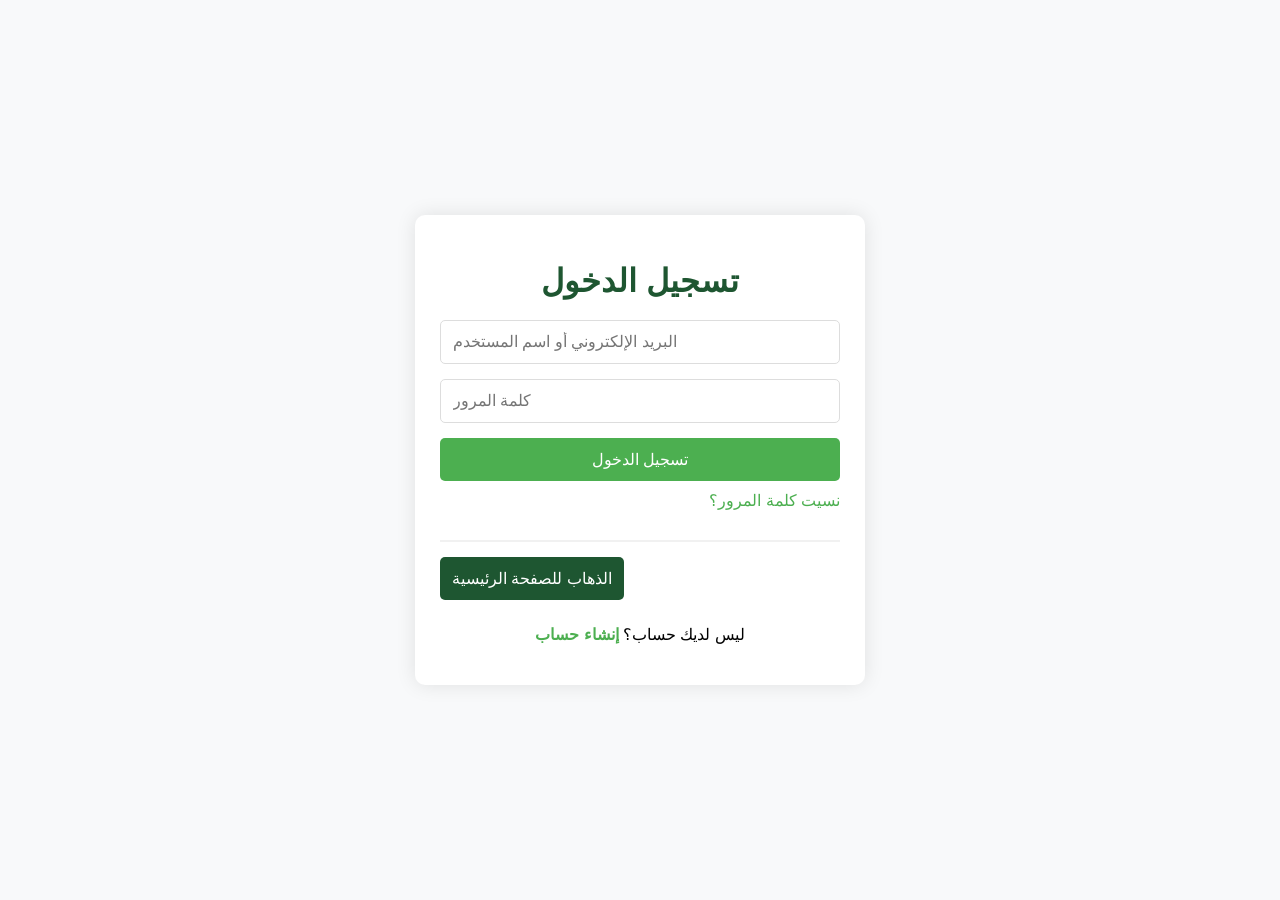
<file: login.html>
<!DOCTYPE html>
<html lang="en" dir="ltr">

<head>
    <meta charset="UTF-8">
    <meta name="viewport" content="width=device-width, initial-scale=1.0">
    <title>تسجيل الدخول - مكتبة عبودي</title>
    <style>
        body {
            font-family: 'Segoe UI', Tahoma, Geneva, Verdana, sans-serif;
            background-color: #f8f9fa;
            margin: 0;
            display: flex;
            justify-content: center;
            align-items: center;
            height: 100vh;
        }
        
        form {
            background-color: white;
            padding: 25px;
            border-radius: 10px;
            box-shadow: 0 0 20px rgba(0, 0, 0, 0.1);
            width: 100%;
            max-width: 400px;
        }
        
        h1 {
            text-align: center;
            color: #1e5631;
            margin-bottom: 20px;
        }
        
        .container {
            display: flex;
            flex-direction: column;
        }
        
        input[type="text"],
        input[type="password"] {
            padding: 12px;
            margin-bottom: 15px;
            border: 1px solid #ddd;
            border-radius: 5px;
            font-size: 16px;
        }
        
        button {
            padding: 12px;
            background-color: #4CAF50;
            color: white;
            border: none;
            border-radius: 5px;
            cursor: pointer;
            font-size: 16px;
            margin-bottom: 10px;
            transition: background-color 0.3s;
        }
        
        button:hover {
            background-color: #3e8e41;
        }
        
        .goHome {
            background-color: #1e5631;
        }
        
        .psw {
            text-align: right;
            margin-bottom: 15px;
        }
        
        .psw a {
            color: #4CAF50;
            text-decoration: none;
        }
        
        hr {
            border: 1px solid #f1f1f1;
            margin: 15px 0;
        }
        
        .register {
            text-align: center;
            margin-top: 15px;
        }
        
        .register a {
            color: #4CAF50;
            text-decoration: none;
            font-weight: bold;
        }
    </style>
</head>

<body>
    <form id="loginForm">
        <h1>تسجيل الدخول</h1>
        <div class="container">
            <input type="text" placeholder="البريد الإلكتروني أو اسم المستخدم" required>
            <input type="password" placeholder="كلمة المرور" required>
            <button type="submit">تسجيل الدخول</button>
            <span class="psw"><a href="#">نسيت كلمة المرور؟</a></span>
            <hr>
            <a href="home.html"><button type="button" class="goHome">الذهاب للصفحة الرئيسية</button></a>
            <p class="register">ليس لديك حساب؟ <a href="signup.html">إنشاء حساب</a></p>
        </div>
    </form>

    <script>
        document.getElementById('loginForm').addEventListener('submit', function(e) {
            e.preventDefault();
            alert('تم تسجيل الدخول بنجاح!');
            window.location.href = 'home.html';
        });
    </script>
</body>

</html>
</file>
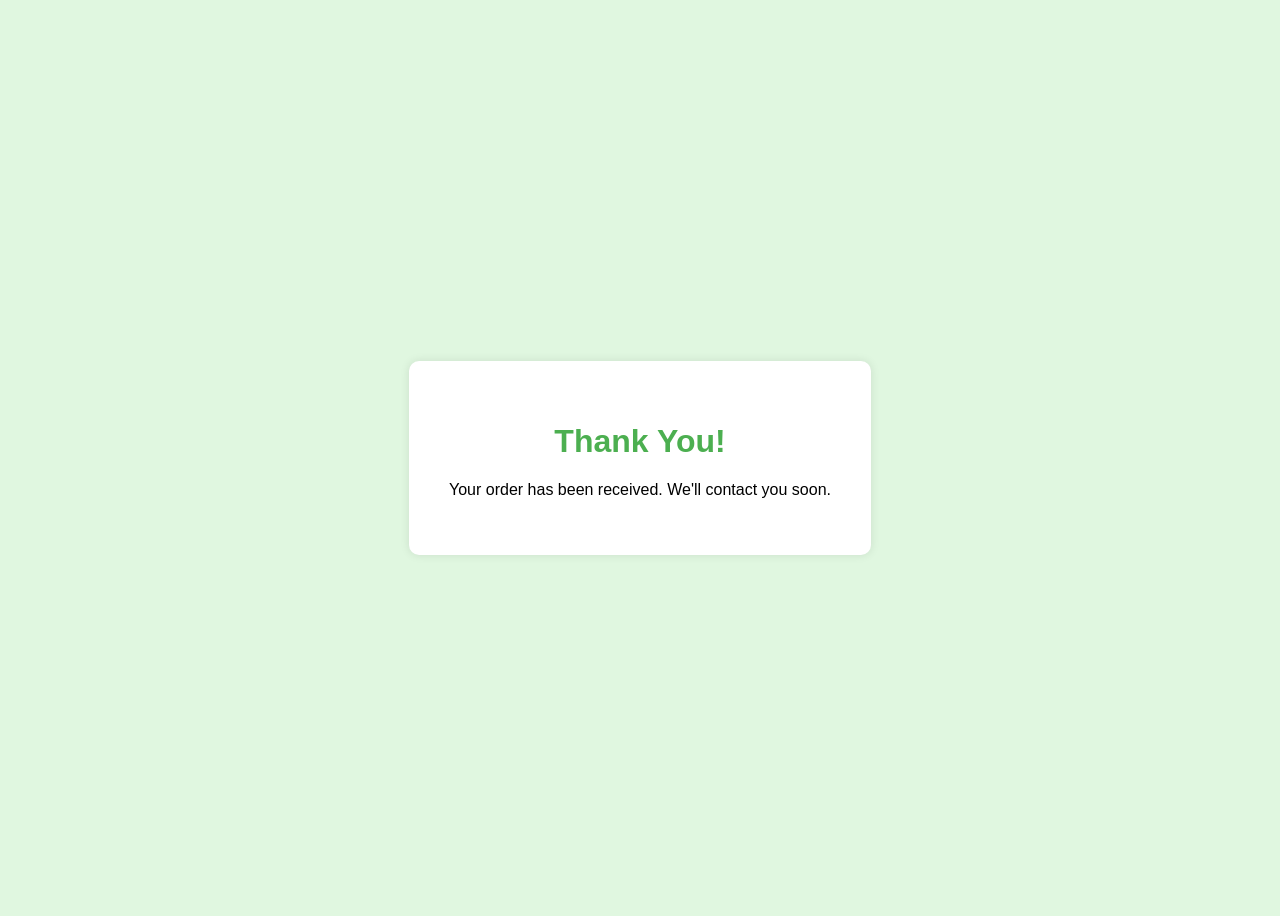
<file: thankyou.html>
<!DOCTYPE html>
<html lang="en">
<head>
  <meta charset="UTF-8" />
  <meta name="viewport" content="width=device-width, initial-scale=1.0"/>
  <title>Thank You</title>
  <style>
    body { font-family: Arial; background-color: #e0f7e0; display: flex; justify-content: center; align-items: center; height: 100vh; }
    .message-box { background: white; padding: 40px; border-radius: 10px; text-align: center; box-shadow: 0 0 10px rgba(0,0,0,0.1); }
    .message-box h1 { color: #4CAF50; }
    .message-box p { margin-top: 20px; }
  </style>
</head>
<body>
  <div class="message-box">
    <h1>Thank You!</h1>
    <p>Your order has been received. We'll contact you soon.</p>
  </div>
  <script>
    window.onload = function () {
      // Clear the cart data from localStorage
      localStorage.removeItem('selectedBookTitle');
      localStorage.removeItem('selectedBookImg');
      localStorage.removeItem('selectedBookPrice');
      localStorage.removeItem('selectedBookAuthor');
      localStorage.removeItem('selectedBookDescription');
      
      history.pushState(null, "", window.location.href);
      window.addEventListener('popstate', function(){
        window.location.href = 'home.html'; // Redirect to home page
      });
    };
  </script>
</body>
</html>
</file>
